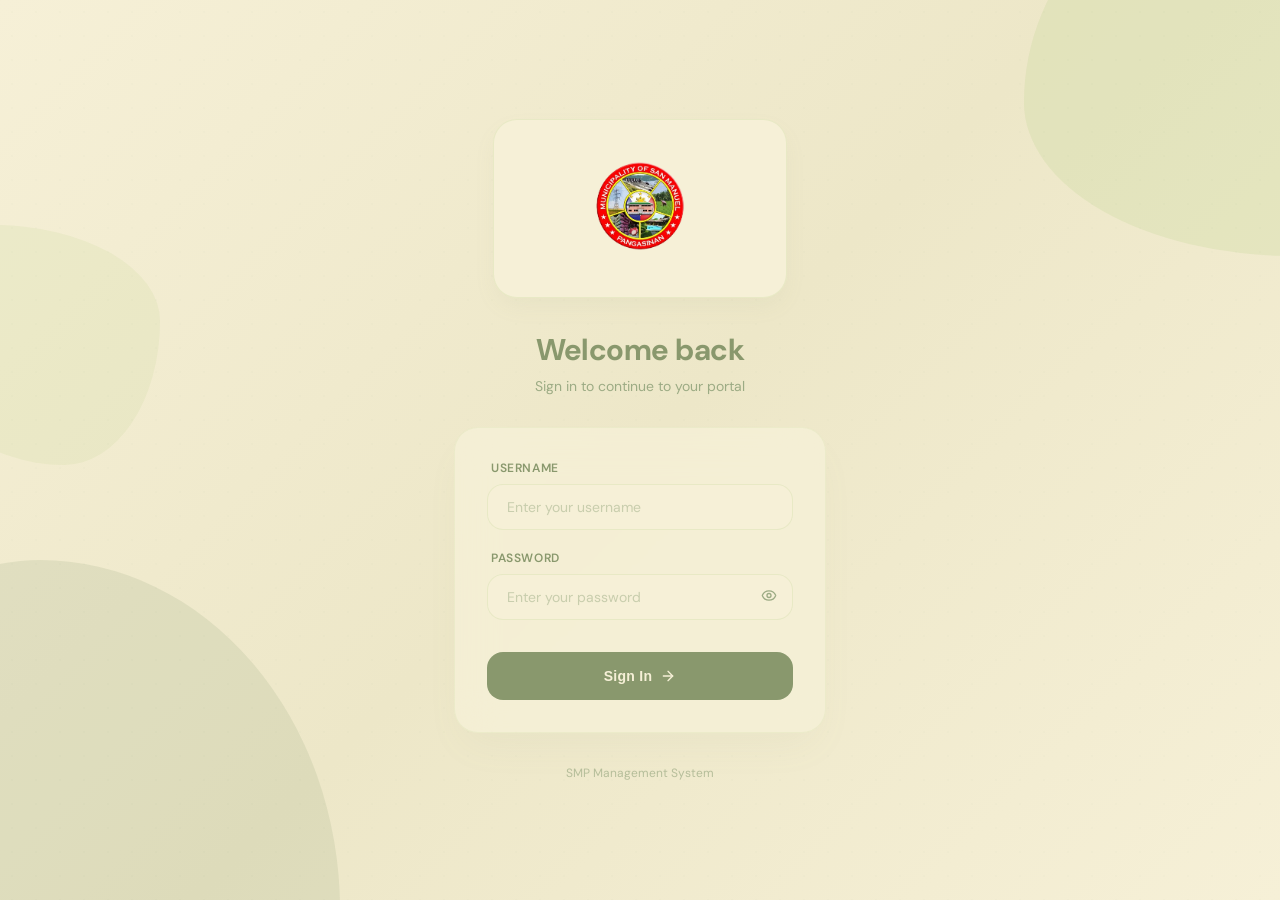
<file: index.html>
<!DOCTYPE html>
<html lang="en">
<head>
  <meta charset="UTF-8" />
  <meta name="viewport" content="width=device-width, initial-scale=1.0" />
  <title>SMP Portal - Login</title>
  <link href="https://fonts.googleapis.com/css2?family=DM+Sans:wght@400;500;600;700;800&family=Space+Grotesk:wght@400;500;600;700&display=swap" rel="stylesheet" />
  <style>
    *, *::before, *::after { box-sizing: border-box; margin: 0; padding: 0; }

    :root {
      --cream: #F6F0D7;
      --cream-dark: #ede7c8;
      --sage-light: #C5D89D;
      --sage: #9CAB84;
      --olive: #89986D;
    }

    body {
      font-family: 'DM Sans', sans-serif;
      background: var(--cream);
      color: var(--olive);
      min-height: 100vh;
      overflow-x: hidden;
      -webkit-font-smoothing: antialiased;
    }

    /* ===== ANIMATIONS ===== */
    @keyframes float {
      0%, 100% { transform: translateY(0px); }
      50% { transform: translateY(-8px); }
    }
    @keyframes softPulse {
      0%, 100% { opacity: 0.3; }
      50% { opacity: 0.6; }
    }
    @keyframes fadeInUp {
      from { opacity: 0; transform: translateY(30px); }
      to { opacity: 1; transform: translateY(0); }
    }
    @keyframes fadeOut {
      from { opacity: 1; transform: scale(1); }
      to { opacity: 0; transform: scale(1.05); filter: blur(12px); }
    }
    @keyframes spin {
      to { transform: rotate(360deg); }
    }

    .animate-float { animation: float 6s ease-in-out infinite; }

    /* ===== BLOB SHAPES ===== */
    .blob-1 { border-radius: 60% 40% 30% 70% / 60% 30% 70% 40%; animation: softPulse 6s ease-in-out infinite; }
    .blob-2 { border-radius: 40% 60% 70% 30% / 40% 70% 30% 60%; animation: softPulse 8s ease-in-out infinite; }
    .blob-3 { border-radius: 30% 70% 40% 60% / 50% 40% 60% 50%; animation: softPulse 7s ease-in-out infinite; }

    /* ===== DOT PATTERN ===== */
    .dot-pattern {
      position: fixed; inset: 0;
      opacity: 0.025; pointer-events: none;
      background-image: radial-gradient(circle, #89986D 1px, transparent 1px);
      background-size: 24px 24px;
    }

    /* ===== BUTTONS ===== */
    .genz-btn {
      transition: all 0.3s cubic-bezier(0.34, 1.56, 0.64, 1);
      cursor: pointer;
      border: none;
    }
    .genz-btn:hover {
      transform: translateY(-2px);
      box-shadow: 0 8px 24px -8px rgba(137, 152, 109, 0.3);
    }
    .genz-btn:active {
      transform: translateY(0px) scale(0.98);
    }

    /* ===== INPUTS ===== */
    .input-field {
      width: 100%;
      border-radius: 16px;
      background: var(--cream);
      padding: 14px 20px;
      font-size: 14px;
      font-family: 'DM Sans', sans-serif;
      color: var(--olive);
      border: none;
      outline: none;
      box-shadow: inset 0 0 0 1px rgba(197, 216, 157, 0.3);
      transition: all 0.3s ease;
    }
    .input-field::placeholder { color: rgba(156, 171, 132, 0.5); }
    .input-field:focus { box-shadow: inset 0 0 0 2px var(--sage); }

    .hidden { display: none !important; }

    .login-spinner {
      display: inline-block; height: 16px; width: 16px;
      border: 2px solid rgba(246, 240, 215, 0.3);
      border-top-color: var(--cream);
      border-radius: 999px;
      animation: spin 0.8s linear infinite;
    }

    .page-exit { animation: fadeOut 0.7s cubic-bezier(0.4, 0, 0.2, 1) forwards; }
  </style>
</head>
<body>
  <div id="login-page">
    <div style="position:relative; min-height:100vh; display:flex; align-items:center; justify-content:center; overflow:hidden; background:linear-gradient(135deg, #F6F0D7 0%, #ede7c8 50%, #F6F0D7 100%);">

      <!-- Blobs -->
      <div style="position:absolute; inset:0; overflow:hidden; pointer-events:none;">
        <div class="blob-1" style="position:absolute; top:-128px; right:-128px; width:384px; height:384px; background:#C5D89D; opacity:0.3;"></div>
        <div class="blob-2" style="position:absolute; bottom:-160px; left:-160px; width:500px; height:500px; background:#9CAB84; opacity:0.2;"></div>
        <div class="blob-3" style="position:absolute; top:25%; left:-80px; width:240px; height:240px; background:#C5D89D; opacity:0.2;"></div>
      </div>

      <!-- Dots -->
      <div class="dot-pattern"></div>

      <div style="position:relative; width:100%; max-width:420px; padding:0 24px; animation: fadeInUp 0.8s cubic-bezier(0.22, 1, 0.36, 1);">
        <div style="display:flex; flex-direction:column; align-items:center; gap:32px;">

          <!-- Logo -->
          <div class="animate-float">
            <div style="border-radius:24px; background:#F6F0D7; padding:16px; box-shadow: 0 10px 25px -5px rgba(156, 171, 132, 0.1); border:1px solid rgba(197, 216, 157, 0.3);">
              <img src="smplogo.png" alt="SMP Logo" style="height:140px; width:auto; object-fit:contain;" onerror="this.style.display='none'; this.parentElement.innerHTML='<div style=&quot;height:80px;width:80px;display:flex;align-items:center;justify-content:center;font-size:28px;font-weight:800;color:#89986D;&quot;>SMP</div>';" />
            </div>
          </div>

          <!-- Welcome -->
          <div style="text-align:center; animation: fadeInUp 0.8s 0.2s cubic-bezier(0.22, 1, 0.36, 1) both;">
            <h1 style="font-size:30px; font-weight:700; letter-spacing:-0.5px; color:#89986D;">Welcome back</h1>
            <p style="margin-top:8px; font-size:14px; color:#9CAB84;">Sign in to continue to your portal</p>
          </div>

          <!-- Form Card -->
          <div style="width:100%; border-radius:24px; background:rgba(246, 240, 215, 0.8); backdrop-filter:blur(20px); -webkit-backdrop-filter:blur(20px); padding:32px; box-shadow: 0 20px 40px -12px rgba(156, 171, 132, 0.08); border:1px solid rgba(197, 216, 157, 0.2); animation: fadeInUp 0.8s 0.3s cubic-bezier(0.22, 1, 0.36, 1) both;">
            <form id="login-form" style="display:flex; flex-direction:column; gap:20px;" onsubmit="handleLogin(event)">

              <!-- Username -->
              <div style="display:flex; flex-direction:column; gap:8px;">
                <label for="username" style="font-size:12px; font-weight:600; letter-spacing:0.05em; color:#89986D; padding-left:4px;">USERNAME</label>
                <input id="username" type="text" placeholder="Enter your username" class="input-field" />
              </div>

              <!-- Password -->
              <div style="display:flex; flex-direction:column; gap:8px;">
                <label for="password" style="font-size:12px; font-weight:600; letter-spacing:0.05em; color:#89986D; padding-left:4px;">PASSWORD</label>
                <div style="position:relative;">
                  <input id="password" type="password" placeholder="Enter your password" class="input-field" style="padding-right:48px;" />
                  <button type="button" onclick="togglePassword()" style="position:absolute; right:16px; top:50%; transform:translateY(-50%); background:none; border:none; cursor:pointer; color:#9CAB84; transition:color 0.2s;" aria-label="Toggle password visibility">
                    <svg id="eye-icon" width="16" height="16" viewBox="0 0 24 24" fill="none" stroke="currentColor" stroke-width="2" stroke-linecap="round" stroke-linejoin="round"><path d="M2.062 12.348a1 1 0 0 1 0-.696 10.75 10.75 0 0 1 19.876 0 1 1 0 0 1 0 .696 10.75 10.75 0 0 1-19.876 0"/><circle cx="12" cy="12" r="3"/></svg>
                    <svg id="eye-off-icon" class="hidden" width="16" height="16" viewBox="0 0 24 24" fill="none" stroke="currentColor" stroke-width="2" stroke-linecap="round" stroke-linejoin="round"><path d="M10.733 5.076a10.744 10.744 0 0 1 11.205 6.575 1 1 0 0 1 0 .696 10.747 10.747 0 0 1-1.444 2.49"/><path d="M14.084 14.158a3 3 0 0 1-4.242-4.242"/><path d="M17.479 17.499a10.75 10.75 0 0 1-15.417-5.151 1 1 0 0 1 0-.696 10.75 10.75 0 0 1 4.446-5.143"/><path d="m2 2 20 20"/></svg>
                  </button>
                </div>
              </div>

              <!-- Submit -->
              <button id="login-btn" type="submit" class="genz-btn" style="margin-top:12px; display:flex; align-items:center; justify-content:center; gap:8px; width:100%; border-radius:16px; background:#89986D; padding:16px 24px; font-size:14px; font-weight:600; color:#F6F0D7; letter-spacing:0.02em;">
                <span id="login-btn-text">Sign In</span>
                <svg id="login-arrow" width="16" height="16" viewBox="0 0 24 24" fill="none" stroke="currentColor" stroke-width="2" stroke-linecap="round" stroke-linejoin="round"><path d="M5 12h14"/><path d="m12 5 7 7-7 7"/></svg>
                <span id="login-spinner" class="hidden" style="display:none;"><span class="login-spinner"></span></span>
                <span id="login-loading-text" class="hidden">Signing in...</span>
              </button>
            </form>
          </div>

          <!-- Footer -->
          <p style="font-size:12px; color:rgba(156, 171, 132, 0.7); animation: fadeInUp 0.8s 0.6s cubic-bezier(0.22, 1, 0.36, 1) both;">SMP Management System</p>
        </div>
      </div>
    </div>
  </div>

  <script>
    function togglePassword() {
      const pw = document.getElementById("password");
      const eyeOn = document.getElementById("eye-icon");
      const eyeOff = document.getElementById("eye-off-icon");
      if (pw.type === "password") {
        pw.type = "text";
        eyeOn.classList.add("hidden");
        eyeOff.classList.remove("hidden");
        eyeOff.style.display = "";
      } else {
        pw.type = "password";
        eyeOff.classList.add("hidden");
        eyeOn.classList.remove("hidden");
      }
    }

    function handleLogin(e) {
      e.preventDefault();
      const btn = document.getElementById("login-btn");
      const txt = document.getElementById("login-btn-text");
      const arrow = document.getElementById("login-arrow");
      const spinner = document.getElementById("login-spinner");
      const loadTxt = document.getElementById("login-loading-text");

      btn.disabled = true;
      btn.style.opacity = "0.7";
      txt.classList.add("hidden");
      arrow.classList.add("hidden");
      spinner.classList.remove("hidden");
      spinner.style.display = "";
      loadTxt.classList.remove("hidden");
      loadTxt.style.display = "";

      setTimeout(() => {
        document.getElementById("login-page").classList.add("page-exit");
        setTimeout(() => {
          window.location.href = "dashboard.html";
        }, 600);
      }, 900);
    }
  </script>
</body>
</html>
</file>
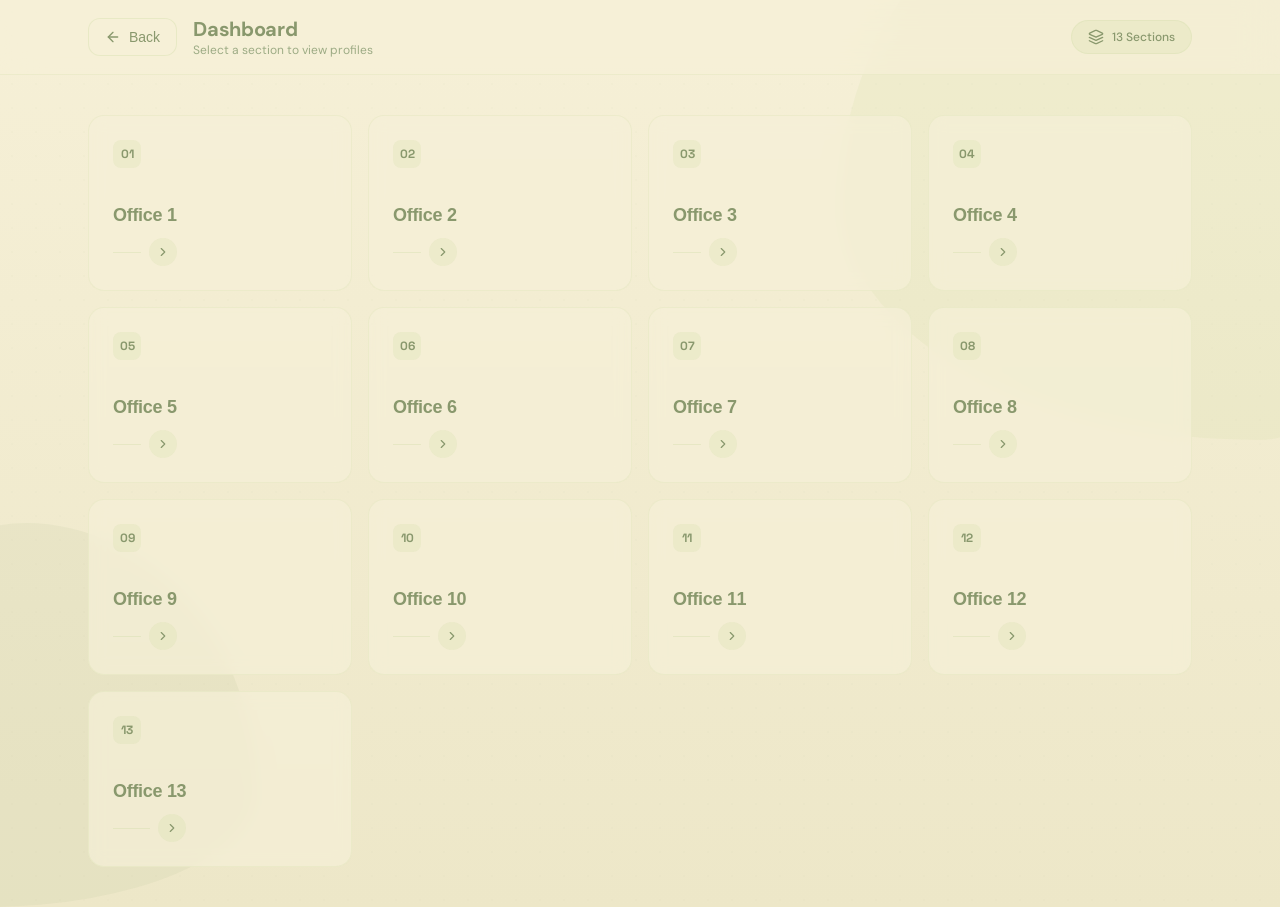
<file: dashboard.html>
<!DOCTYPE html>
<html lang="en">
<head>
  <meta charset="UTF-8" />
  <meta name="viewport" content="width=device-width, initial-scale=1.0" />
  <title>SMP Portal - Dashboard</title>
  <link href="https://fonts.googleapis.com/css2?family=DM+Sans:wght@400;500;600;700;800&family=Space+Grotesk:wght@400;500;600;700&display=swap" rel="stylesheet" />
  <style>
    *, *::before, *::after { box-sizing: border-box; margin: 0; padding: 0; }

    :root {
      --cream: #F6F0D7;
      --cream-dark: #ede7c8;
      --sage-light: #C5D89D;
      --sage: #9CAB84;
      --olive: #89986D;
    }

    body {
      font-family: 'DM Sans', sans-serif;
      background: var(--cream);
      color: var(--olive);
      min-height: 100vh;
      overflow-x: hidden;
      -webkit-font-smoothing: antialiased;
    }

    /* ===== ANIMATIONS ===== */
    @keyframes softPulse {
      0%, 100% { opacity: 0.3; }
      50% { opacity: 0.6; }
    }
    @keyframes shimmer {
      0% { background-position: -200% 0; }
      100% { background-position: 200% 0; }
    }
    @keyframes staggerIn {
      from { opacity: 0; transform: translateY(30px) scale(0.95); }
      to { opacity: 1; transform: translateY(0) scale(1); }
    }
    @keyframes slideInRight {
      from { opacity: 0; transform: translateX(60px); }
      to { opacity: 1; transform: translateX(0); }
    }
    @keyframes slideOutLeft {
      from { opacity: 1; transform: translateX(0); }
      to { opacity: 0; transform: translateX(-60px); }
    }
    @keyframes slideOutRight {
      from { opacity: 1; transform: translateX(0); }
      to { opacity: 0; transform: translateX(60px); }
    }
    @keyframes slideInLeft {
      from { opacity: 0; transform: translateX(-60px); }
      to { opacity: 1; transform: translateX(0); }
    }
    @keyframes pageEnter {
      from { opacity: 0; transform: translateX(60px); }
      to { opacity: 1; transform: translateX(0); }
    }

    .blob-1 { border-radius: 60% 40% 30% 70% / 60% 30% 70% 40%; animation: softPulse 6s ease-in-out infinite; }
    .blob-2 { border-radius: 40% 60% 70% 30% / 40% 70% 30% 60%; animation: softPulse 8s ease-in-out infinite; }

    .dot-pattern {
      position: fixed; inset: 0;
      opacity: 0.025; pointer-events: none;
      background-image: radial-gradient(circle, #89986D 1px, transparent 1px);
      background-size: 24px 24px;
    }

    /* ===== GLASS ===== */
    .glass {
      background: rgba(246, 240, 215, 0.65);
      backdrop-filter: blur(20px);
      -webkit-backdrop-filter: blur(20px);
    }

    /* ===== BUTTONS ===== */
    .genz-btn {
      transition: all 0.3s cubic-bezier(0.34, 1.56, 0.64, 1);
      cursor: pointer;
      border: none;
    }
    .genz-btn:hover {
      transform: translateY(-2px);
      box-shadow: 0 8px 24px -8px rgba(137, 152, 109, 0.3);
    }
    .genz-btn:active {
      transform: translateY(0px) scale(0.98);
    }

    /* ===== CARDS ===== */
    .genz-card {
      transition: all 0.4s cubic-bezier(0.34, 1.56, 0.64, 1);
      cursor: pointer;
      border: none;
      text-align: left;
    }
    .genz-card:hover {
      transform: translateY(-6px) scale(1.02);
      box-shadow: 0 20px 40px -12px rgba(137, 152, 109, 0.15), 0 8px 16px -8px rgba(137, 152, 109, 0.1);
    }

    /* ===== HEADER ===== */
    .app-header {
      position: sticky; top: 0; z-index: 10;
      border-bottom: 1px solid rgba(197, 216, 157, 0.2);
    }
    .header-inner {
      max-width: 1152px; margin: 0 auto;
      display: flex; align-items: center; justify-content: space-between;
      padding: 16px 24px;
    }

    /* ===== GRID ===== */
    .dashboard-grid {
      display: grid; gap: 16px;
      grid-template-columns: repeat(1, 1fr);
    }
    @media (min-width: 640px) { .dashboard-grid { grid-template-columns: repeat(2, 1fr); } }
    @media (min-width: 768px) { .dashboard-grid { grid-template-columns: repeat(3, 1fr); } }
    @media (min-width: 1024px) { .dashboard-grid { grid-template-columns: repeat(4, 1fr); } }

    /* ===== MISC ===== */
    .pill-badge {
      display: inline-flex; align-items: center; gap: 8px;
      border-radius: 999px; padding: 8px 16px;
      background: rgba(197, 216, 157, 0.2);
      border: 1px solid rgba(197, 216, 157, 0.2);
      font-size: 12px; font-weight: 500; color: var(--olive);
    }
    .back-btn {
      display: inline-flex; align-items: center; gap: 8px;
      border-radius: 12px; background: var(--cream);
      padding: 10px 16px; font-size: 14px; font-weight: 500;
      color: var(--olive);
      border: 1px solid rgba(197, 216, 157, 0.3);
    }

    .shimmer-overlay {
      position: absolute; inset: 0; border-radius: 16px;
      background: linear-gradient(90deg, transparent 0%, rgba(197, 216, 157, 0.15) 50%, transparent 100%);
      background-size: 200% 100%;
      opacity: 0; transition: opacity 0.5s;
    }
    .genz-card:hover .shimmer-overlay {
      opacity: 1;
      animation: shimmer 3s ease-in-out infinite;
    }

    .card-gradient {
      position: absolute; inset: 0; border-radius: 16px;
      opacity: 0; transition: opacity 0.5s;
    }
    .genz-card:hover .card-gradient { opacity: 1; }

    .index-badge {
      display: flex; align-items: center; justify-content: center;
      height: 28px; width: 28px; border-radius: 8px;
      background: rgba(197, 216, 157, 0.2);
      font-size: 12px; font-family: 'Space Grotesk', monospace; font-weight: 700;
      color: var(--olive);
      transition: all 0.4s;
    }
    .genz-card:hover .index-badge {
      background: var(--olive); color: var(--cream);
    }

    .arrow-circle {
      display: flex; align-items: center; justify-content: center;
      height: 28px; width: 28px; border-radius: 999px;
      background: rgba(197, 216, 157, 0.2);
      transition: all 0.4s;
    }
    .genz-card:hover .arrow-circle { background: var(--olive); }
    .arrow-circle svg { transition: color 0.4s; }
    .genz-card:hover .arrow-circle svg { color: var(--cream); }

    .hidden { display: none !important; }

    .page-exit-forward { animation: slideOutLeft 0.4s cubic-bezier(0.4, 0, 0.2, 1) forwards; }
    .page-exit-backward { animation: slideOutRight 0.4s cubic-bezier(0.4, 0, 0.2, 1) forwards; }
    .page-enter { animation: pageEnter 0.5s cubic-bezier(0.22, 1, 0.36, 1) both; }

    @media (max-width: 639px) { .hide-mobile { display: none; } }
  </style>
</head>
<body>
  <div id="dashboard-page" class="page-enter">
    <div style="min-height:100vh; position:relative; background:linear-gradient(180deg, #F6F0D7 0%, #ede7c8 100%);">

      <!-- Background -->
      <div style="position:fixed; inset:0; overflow:hidden; pointer-events:none;">
        <div class="blob-1" style="position:absolute; top:-160px; right:-160px; width:600px; height:600px; background:#C5D89D; opacity:0.15;"></div>
        <div class="blob-2" style="position:absolute; bottom:0; left:-128px; width:384px; height:384px; background:#9CAB84; opacity:0.1;"></div>
      </div>
      <div class="dot-pattern"></div>

      <!-- Header -->
      <header class="app-header glass">
        <div class="header-inner">
          <div style="display:flex; align-items:center; gap:16px;">
            <button onclick="goBack()" class="back-btn genz-btn">
              <svg width="16" height="16" viewBox="0 0 24 24" fill="none" stroke="currentColor" stroke-width="2" stroke-linecap="round" stroke-linejoin="round"><path d="m12 19-7-7 7-7"/><path d="M19 12H5"/></svg>
              Back
            </button>
            <div class="hide-mobile">
              <h1 style="font-size:20px; font-weight:700; letter-spacing:-0.3px; color:#89986D;">Dashboard</h1>
              <p style="font-size:12px; color:#9CAB84;">Select a section to view profiles</p>
            </div>
          </div>
          <div class="pill-badge">
            <svg width="16" height="16" viewBox="0 0 24 24" fill="none" stroke="currentColor" stroke-width="2" stroke-linecap="round" stroke-linejoin="round"><path d="m12.83 2.18a2 2 0 0 0-1.66 0L2.6 6.08a1 1 0 0 0 0 1.83l8.58 3.91a2 2 0 0 0 1.66 0l8.58-3.9a1 1 0 0 0 0-1.83Z"/><path d="m22 17.65-9.17 4.16a2 2 0 0 1-1.66 0L2 17.65"/><path d="m22 12.65-9.17 4.16a2 2 0 0 1-1.66 0L2 12.65"/></svg>
            13 Sections
          </div>
        </div>
      </header>

      <!-- Cards -->
      <div style="max-width:1152px; margin:0 auto; padding:40px 24px;">
        <div id="dashboard-grid" class="dashboard-grid"></div>
      </div>
    </div>
  </div>

  <script>
    const cardLabels = [
      "Office 1", "Office 2", "Office 3",
      "Office 4", "Office 5", "Office 6",
      "Office 7", "Office 8", "Office 9",
      "Office 10", "Office 11", "Office 12",
      "Office 13"
    ];

    function buildDashboard() {
      const grid = document.getElementById("dashboard-grid");
      grid.innerHTML = "";
      cardLabels.forEach((label, i) => {
        const card = document.createElement("button");
        card.className = "genz-card";
        card.style.cssText = "position:relative; display:flex; flex-direction:column; height:176px; border-radius:16px; background:rgba(246, 240, 215, 0.7); backdrop-filter:blur(8px); -webkit-backdrop-filter:blur(8px); padding:24px; text-align:left; border:1px solid rgba(197, 216, 157, 0.2); overflow:hidden; opacity:0; animation: staggerIn 0.5s " + (0.06 * i + 0.15) + "s cubic-bezier(0.22, 1, 0.36, 1) forwards;";
        card.onclick = () => openProfiles(i);
        card.innerHTML = `
          <div class="card-gradient" style="background:linear-gradient(135deg, rgba(197, 216, 157, 0.3), rgba(197, 216, 157, 0.05));"></div>
          <div class="shimmer-overlay"></div>
          <div style="position:relative; z-index:1; display:flex; flex-direction:column; height:100%;">
            <div style="display:flex; align-items:center; gap:8px; margin-bottom:auto;">
              <span class="index-badge">${String(i + 1).padStart(2, "0")}</span>
            </div>
            <div style="margin-top:auto;">
              <span style="font-size:18px; font-weight:700; letter-spacing:-0.3px; color:#89986D; text-wrap:balance;">${label}</span>
            </div>
            <div style="margin-top:12px; display:flex; align-items:center; gap:8px;">
              <div style="height:1px; flex:1; background:rgba(197, 216, 157, 0.3); transition:background 0.4s;"></div>
              <div class="arrow-circle">
                <svg width="14" height="14" viewBox="0 0 24 24" fill="none" stroke="#89986D" stroke-width="2" stroke-linecap="round" stroke-linejoin="round"><path d="m9 18 6-6-6-6"/></svg>
              </div>
            </div>
          </div>
        `;
        grid.appendChild(card);
      });
    }

    function openProfiles(cardIndex) {
      sessionStorage.setItem("selectedCard", cardIndex);
      document.getElementById("dashboard-page").classList.add("page-exit-forward");
      setTimeout(() => {
        window.location.href = "profiles.html";
      }, 350);
    }

    function goBack() {
      document.getElementById("dashboard-page").classList.add("page-exit-backward");
      setTimeout(() => {
        window.location.href = "login.html";
      }, 350);
    }

    buildDashboard();
  </script>
</body>
</html>
</file>
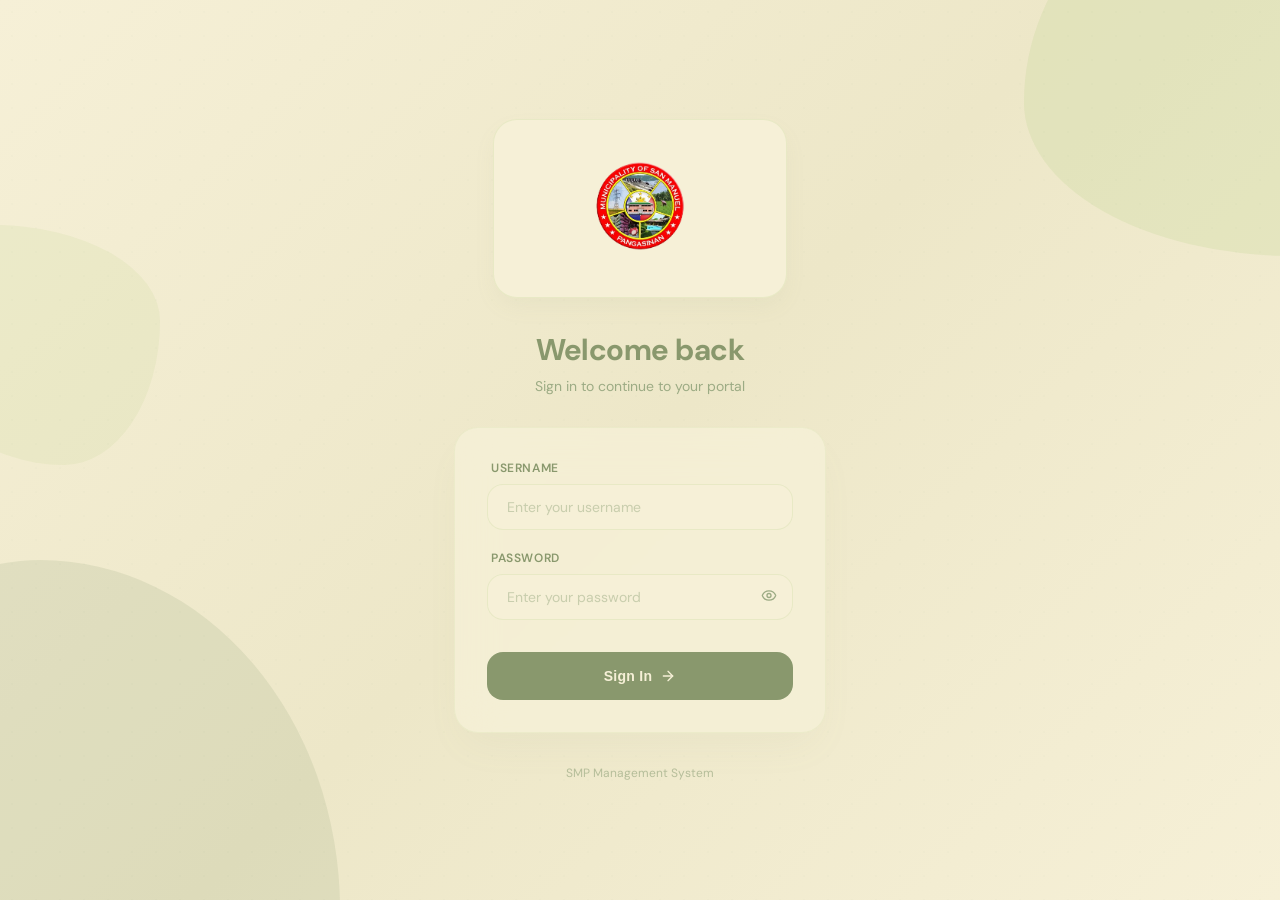
<file: login.html>
<!DOCTYPE html>
<html lang="en">
<head>
  <meta charset="UTF-8" />
  <meta name="viewport" content="width=device-width, initial-scale=1.0" />
  <title>SMP Portal - Login</title>
  <link href="https://fonts.googleapis.com/css2?family=DM+Sans:wght@400;500;600;700;800&family=Space+Grotesk:wght@400;500;600;700&display=swap" rel="stylesheet" />
  <style>
    *, *::before, *::after { box-sizing: border-box; margin: 0; padding: 0; }

    :root {
      --cream: #F6F0D7;
      --cream-dark: #ede7c8;
      --sage-light: #C5D89D;
      --sage: #9CAB84;
      --olive: #89986D;
    }

    body {
      font-family: 'DM Sans', sans-serif;
      background: var(--cream);
      color: var(--olive);
      min-height: 100vh;
      overflow-x: hidden;
      -webkit-font-smoothing: antialiased;
    }

    /* ===== ANIMATIONS ===== */
    @keyframes float {
      0%, 100% { transform: translateY(0px); }
      50% { transform: translateY(-8px); }
    }
    @keyframes softPulse {
      0%, 100% { opacity: 0.3; }
      50% { opacity: 0.6; }
    }
    @keyframes fadeInUp {
      from { opacity: 0; transform: translateY(30px); }
      to { opacity: 1; transform: translateY(0); }
    }
    @keyframes fadeOut {
      from { opacity: 1; transform: scale(1); }
      to { opacity: 0; transform: scale(1.05); filter: blur(12px); }
    }
    @keyframes spin {
      to { transform: rotate(360deg); }
    }

    .animate-float { animation: float 6s ease-in-out infinite; }

    /* ===== BLOB SHAPES ===== */
    .blob-1 { border-radius: 60% 40% 30% 70% / 60% 30% 70% 40%; animation: softPulse 6s ease-in-out infinite; }
    .blob-2 { border-radius: 40% 60% 70% 30% / 40% 70% 30% 60%; animation: softPulse 8s ease-in-out infinite; }
    .blob-3 { border-radius: 30% 70% 40% 60% / 50% 40% 60% 50%; animation: softPulse 7s ease-in-out infinite; }

    /* ===== DOT PATTERN ===== */
    .dot-pattern {
      position: fixed; inset: 0;
      opacity: 0.025; pointer-events: none;
      background-image: radial-gradient(circle, #89986D 1px, transparent 1px);
      background-size: 24px 24px;
    }

    /* ===== BUTTONS ===== */
    .genz-btn {
      transition: all 0.3s cubic-bezier(0.34, 1.56, 0.64, 1);
      cursor: pointer;
      border: none;
    }
    .genz-btn:hover {
      transform: translateY(-2px);
      box-shadow: 0 8px 24px -8px rgba(137, 152, 109, 0.3);
    }
    .genz-btn:active {
      transform: translateY(0px) scale(0.98);
    }

    /* ===== INPUTS ===== */
    .input-field {
      width: 100%;
      border-radius: 16px;
      background: var(--cream);
      padding: 14px 20px;
      font-size: 14px;
      font-family: 'DM Sans', sans-serif;
      color: var(--olive);
      border: none;
      outline: none;
      box-shadow: inset 0 0 0 1px rgba(197, 216, 157, 0.3);
      transition: all 0.3s ease;
    }
    .input-field::placeholder { color: rgba(156, 171, 132, 0.5); }
    .input-field:focus { box-shadow: inset 0 0 0 2px var(--sage); }

    .hidden { display: none !important; }

    .login-spinner {
      display: inline-block; height: 16px; width: 16px;
      border: 2px solid rgba(246, 240, 215, 0.3);
      border-top-color: var(--cream);
      border-radius: 999px;
      animation: spin 0.8s linear infinite;
    }

    .page-exit { animation: fadeOut 0.7s cubic-bezier(0.4, 0, 0.2, 1) forwards; }
  </style>
</head>
<body>
  <div id="login-page">
    <div style="position:relative; min-height:100vh; display:flex; align-items:center; justify-content:center; overflow:hidden; background:linear-gradient(135deg, #F6F0D7 0%, #ede7c8 50%, #F6F0D7 100%);">

      <!-- Blobs -->
      <div style="position:absolute; inset:0; overflow:hidden; pointer-events:none;">
        <div class="blob-1" style="position:absolute; top:-128px; right:-128px; width:384px; height:384px; background:#C5D89D; opacity:0.3;"></div>
        <div class="blob-2" style="position:absolute; bottom:-160px; left:-160px; width:500px; height:500px; background:#9CAB84; opacity:0.2;"></div>
        <div class="blob-3" style="position:absolute; top:25%; left:-80px; width:240px; height:240px; background:#C5D89D; opacity:0.2;"></div>
      </div>

      <!-- Dots -->
      <div class="dot-pattern"></div>

      <div style="position:relative; width:100%; max-width:420px; padding:0 24px; animation: fadeInUp 0.8s cubic-bezier(0.22, 1, 0.36, 1);">
        <div style="display:flex; flex-direction:column; align-items:center; gap:32px;">

          <!-- Logo -->
          <div class="animate-float">
            <div style="border-radius:24px; background:#F6F0D7; padding:16px; box-shadow: 0 10px 25px -5px rgba(156, 171, 132, 0.1); border:1px solid rgba(197, 216, 157, 0.3);">
              <img src="smplogo.png" alt="SMP Logo" style="height:140px; width:auto; object-fit:contain;" onerror="this.style.display='none'; this.parentElement.innerHTML='<div style=&quot;height:80px;width:80px;display:flex;align-items:center;justify-content:center;font-size:28px;font-weight:800;color:#89986D;&quot;>SMP</div>';" />
            </div>
          </div>

          <!-- Welcome -->
          <div style="text-align:center; animation: fadeInUp 0.8s 0.2s cubic-bezier(0.22, 1, 0.36, 1) both;">
            <h1 style="font-size:30px; font-weight:700; letter-spacing:-0.5px; color:#89986D;">Welcome back</h1>
            <p style="margin-top:8px; font-size:14px; color:#9CAB84;">Sign in to continue to your portal</p>
          </div>

          <!-- Form Card -->
          <div style="width:100%; border-radius:24px; background:rgba(246, 240, 215, 0.8); backdrop-filter:blur(20px); -webkit-backdrop-filter:blur(20px); padding:32px; box-shadow: 0 20px 40px -12px rgba(156, 171, 132, 0.08); border:1px solid rgba(197, 216, 157, 0.2); animation: fadeInUp 0.8s 0.3s cubic-bezier(0.22, 1, 0.36, 1) both;">
            <form id="login-form" style="display:flex; flex-direction:column; gap:20px;" onsubmit="handleLogin(event)">

              <!-- Username -->
              <div style="display:flex; flex-direction:column; gap:8px;">
                <label for="username" style="font-size:12px; font-weight:600; letter-spacing:0.05em; color:#89986D; padding-left:4px;">USERNAME</label>
                <input id="username" type="text" placeholder="Enter your username" class="input-field" />
              </div>

              <!-- Password -->
              <div style="display:flex; flex-direction:column; gap:8px;">
                <label for="password" style="font-size:12px; font-weight:600; letter-spacing:0.05em; color:#89986D; padding-left:4px;">PASSWORD</label>
                <div style="position:relative;">
                  <input id="password" type="password" placeholder="Enter your password" class="input-field" style="padding-right:48px;" />
                  <button type="button" onclick="togglePassword()" style="position:absolute; right:16px; top:50%; transform:translateY(-50%); background:none; border:none; cursor:pointer; color:#9CAB84; transition:color 0.2s;" aria-label="Toggle password visibility">
                    <svg id="eye-icon" width="16" height="16" viewBox="0 0 24 24" fill="none" stroke="currentColor" stroke-width="2" stroke-linecap="round" stroke-linejoin="round"><path d="M2.062 12.348a1 1 0 0 1 0-.696 10.75 10.75 0 0 1 19.876 0 1 1 0 0 1 0 .696 10.75 10.75 0 0 1-19.876 0"/><circle cx="12" cy="12" r="3"/></svg>
                    <svg id="eye-off-icon" class="hidden" width="16" height="16" viewBox="0 0 24 24" fill="none" stroke="currentColor" stroke-width="2" stroke-linecap="round" stroke-linejoin="round"><path d="M10.733 5.076a10.744 10.744 0 0 1 11.205 6.575 1 1 0 0 1 0 .696 10.747 10.747 0 0 1-1.444 2.49"/><path d="M14.084 14.158a3 3 0 0 1-4.242-4.242"/><path d="M17.479 17.499a10.75 10.75 0 0 1-15.417-5.151 1 1 0 0 1 0-.696 10.75 10.75 0 0 1 4.446-5.143"/><path d="m2 2 20 20"/></svg>
                  </button>
                </div>
              </div>

              <!-- Submit -->
              <button id="login-btn" type="submit" class="genz-btn" style="margin-top:12px; display:flex; align-items:center; justify-content:center; gap:8px; width:100%; border-radius:16px; background:#89986D; padding:16px 24px; font-size:14px; font-weight:600; color:#F6F0D7; letter-spacing:0.02em;">
                <span id="login-btn-text">Sign In</span>
                <svg id="login-arrow" width="16" height="16" viewBox="0 0 24 24" fill="none" stroke="currentColor" stroke-width="2" stroke-linecap="round" stroke-linejoin="round"><path d="M5 12h14"/><path d="m12 5 7 7-7 7"/></svg>
                <span id="login-spinner" class="hidden" style="display:none;"><span class="login-spinner"></span></span>
                <span id="login-loading-text" class="hidden">Signing in...</span>
              </button>
            </form>
          </div>

          <!-- Footer -->
          <p style="font-size:12px; color:rgba(156, 171, 132, 0.7); animation: fadeInUp 0.8s 0.6s cubic-bezier(0.22, 1, 0.36, 1) both;">SMP Management System</p>
        </div>
      </div>
    </div>
  </div>

  <script>
    function togglePassword() {
      const pw = document.getElementById("password");
      const eyeOn = document.getElementById("eye-icon");
      const eyeOff = document.getElementById("eye-off-icon");
      if (pw.type === "password") {
        pw.type = "text";
        eyeOn.classList.add("hidden");
        eyeOff.classList.remove("hidden");
        eyeOff.style.display = "";
      } else {
        pw.type = "password";
        eyeOff.classList.add("hidden");
        eyeOn.classList.remove("hidden");
      }
    }

    function handleLogin(e) {
      e.preventDefault();
      const btn = document.getElementById("login-btn");
      const txt = document.getElementById("login-btn-text");
      const arrow = document.getElementById("login-arrow");
      const spinner = document.getElementById("login-spinner");
      const loadTxt = document.getElementById("login-loading-text");

      btn.disabled = true;
      btn.style.opacity = "0.7";
      txt.classList.add("hidden");
      arrow.classList.add("hidden");
      spinner.classList.remove("hidden");
      spinner.style.display = "";
      loadTxt.classList.remove("hidden");
      loadTxt.style.display = "";

      setTimeout(() => {
        document.getElementById("login-page").classList.add("page-exit");
        setTimeout(() => {
          window.location.href = "dashboard.html";
        }, 600);
      }, 900);
    }
  </script>
</body>
</html>
</file>
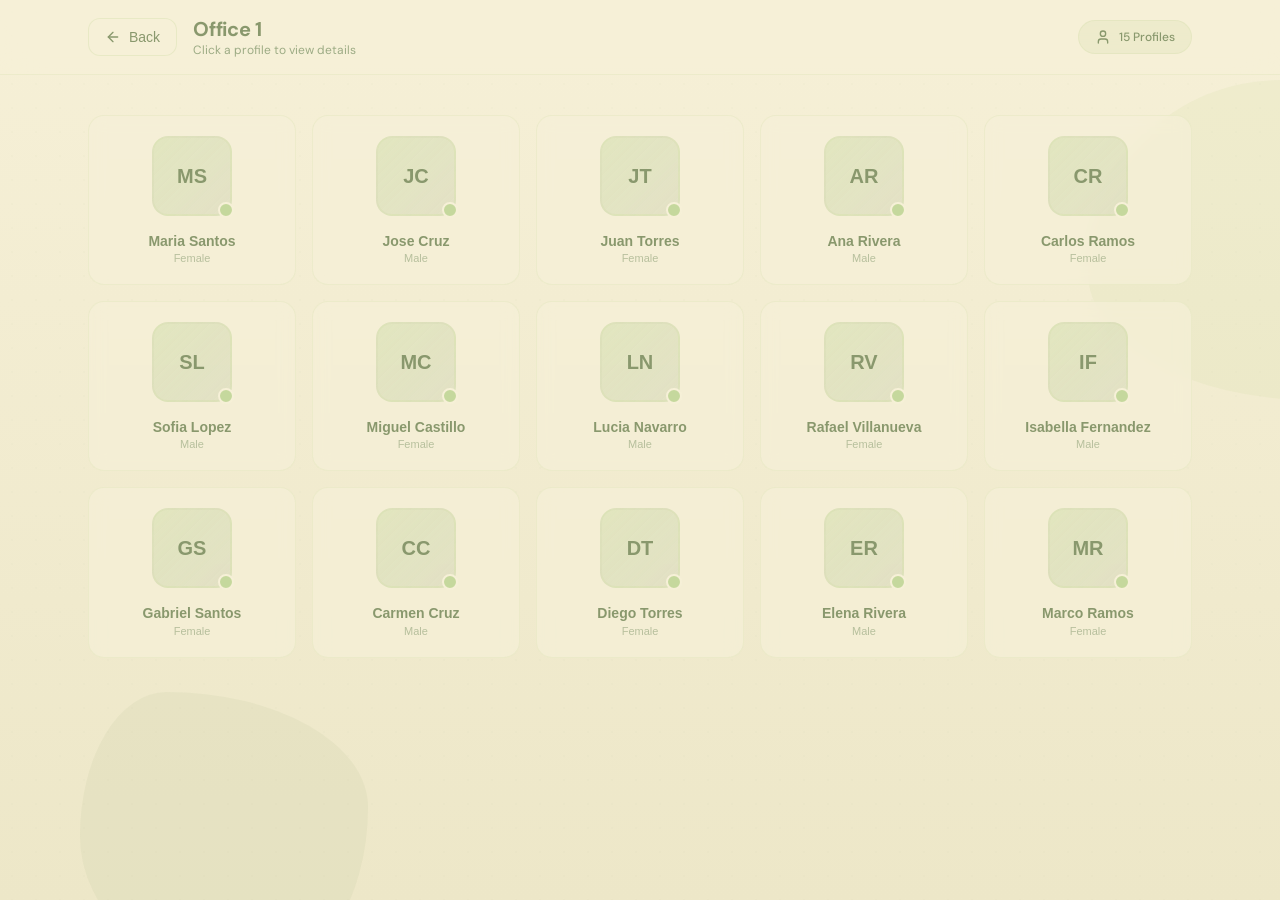
<file: profiles.html>
<!DOCTYPE html>
<html lang="en">
<head>
  <meta charset="UTF-8" />
  <meta name="viewport" content="width=device-width, initial-scale=1.0" />
  <title>SMP Portal - Profiles</title>
  <link href="https://fonts.googleapis.com/css2?family=DM+Sans:wght@400;500;600;700;800&family=Space+Grotesk:wght@400;500;600;700&display=swap" rel="stylesheet" />
  <style>
    *, *::before, *::after { box-sizing: border-box; margin: 0; padding: 0; }

    :root {
      --cream: #F6F0D7;
      --cream-dark: #ede7c8;
      --sage-light: #C5D89D;
      --sage: #9CAB84;
      --olive: #89986D;
    }

    body {
      font-family: 'DM Sans', sans-serif;
      background: var(--cream);
      color: var(--olive);
      min-height: 100vh;
      overflow-x: hidden;
      -webkit-font-smoothing: antialiased;
    }

    /* ===== ANIMATIONS ===== */
    @keyframes softPulse {
      0%, 100% { opacity: 0.3; }
      50% { opacity: 0.6; }
    }
    @keyframes staggerIn {
      from { opacity: 0; transform: translateY(30px) scale(0.95); }
      to { opacity: 1; transform: translateY(0) scale(1); }
    }
    @keyframes slideOutRight {
      from { opacity: 1; transform: translateX(0); }
      to { opacity: 0; transform: translateX(60px); }
    }
    @keyframes pageEnter {
      from { opacity: 0; transform: translateX(60px); }
      to { opacity: 1; transform: translateX(0); }
    }
    @keyframes modalIn {
      from { opacity: 0; transform: scale(0.88) translateY(30px); }
      to { opacity: 1; transform: scale(1) translateY(0); }
    }
    @keyframes modalOut {
      from { opacity: 1; transform: scale(1) translateY(0); }
      to { opacity: 0; transform: scale(0.88) translateY(30px); }
    }
    @keyframes backdropIn {
      from { opacity: 0; }
      to { opacity: 1; }
    }
    @keyframes backdropOut {
      from { opacity: 1; }
      to { opacity: 0; }
    }

    .blob-1 { border-radius: 60% 40% 30% 70% / 60% 30% 70% 40%; animation: softPulse 6s ease-in-out infinite; }
    .blob-3 { border-radius: 30% 70% 40% 60% / 50% 40% 60% 50%; animation: softPulse 7s ease-in-out infinite; }

    .dot-pattern {
      position: fixed; inset: 0;
      opacity: 0.025; pointer-events: none;
      background-image: radial-gradient(circle, #89986D 1px, transparent 1px);
      background-size: 24px 24px;
    }

    .glass {
      background: rgba(246, 240, 215, 0.65);
      backdrop-filter: blur(20px);
      -webkit-backdrop-filter: blur(20px);
    }

    /* ===== BUTTONS ===== */
    .genz-btn {
      transition: all 0.3s cubic-bezier(0.34, 1.56, 0.64, 1);
      cursor: pointer;
      border: none;
    }
    .genz-btn:hover {
      transform: translateY(-2px);
      box-shadow: 0 8px 24px -8px rgba(137, 152, 109, 0.3);
    }
    .genz-btn:active {
      transform: translateY(0px) scale(0.98);
    }

    /* ===== CARDS ===== */
    .genz-card {
      transition: all 0.4s cubic-bezier(0.34, 1.56, 0.64, 1);
      cursor: pointer;
      border: none;
      text-align: left;
    }
    .genz-card:hover {
      transform: translateY(-6px) scale(1.02);
      box-shadow: 0 20px 40px -12px rgba(137, 152, 109, 0.15), 0 8px 16px -8px rgba(137, 152, 109, 0.1);
    }

    /* ===== HEADER ===== */
    .app-header {
      position: sticky; top: 0; z-index: 10;
      border-bottom: 1px solid rgba(197, 216, 157, 0.2);
    }
    .header-inner {
      max-width: 1152px; margin: 0 auto;
      display: flex; align-items: center; justify-content: space-between;
      padding: 16px 24px;
    }

    /* ===== GRID ===== */
    .profiles-grid {
      display: grid; gap: 16px;
      grid-template-columns: repeat(2, 1fr);
    }
    @media (min-width: 640px) { .profiles-grid { grid-template-columns: repeat(3, 1fr); } }
    @media (min-width: 768px) { .profiles-grid { grid-template-columns: repeat(4, 1fr); } }
    @media (min-width: 1024px) { .profiles-grid { grid-template-columns: repeat(5, 1fr); } }

    /* ===== MISC ===== */
    .pill-badge {
      display: inline-flex; align-items: center; gap: 8px;
      border-radius: 999px; padding: 8px 16px;
      background: rgba(197, 216, 157, 0.2);
      border: 1px solid rgba(197, 216, 157, 0.2);
      font-size: 12px; font-weight: 500; color: var(--olive);
    }
    .back-btn {
      display: inline-flex; align-items: center; gap: 8px;
      border-radius: 12px; background: var(--cream);
      padding: 10px 16px; font-size: 14px; font-weight: 500;
      color: var(--olive);
      border: 1px solid rgba(197, 216, 157, 0.3);
    }

    /* ===== PROFILE CARDS ===== */
    .profile-avatar {
      display: flex; align-items: center; justify-content: center;
      height: 80px; width: 80px; border-radius: 16px;
      background: linear-gradient(135deg, rgba(197, 216, 157, 0.4), rgba(156, 171, 132, 0.2));
      border: 2px solid rgba(197, 216, 157, 0.2);
      transition: all 0.4s;
    }
    .genz-card:hover .profile-avatar {
      border-color: rgba(137, 152, 109, 0.4);
    }
    .profile-avatar span {
      font-size: 20px; font-weight: 700; color: var(--olive);
      transition: transform 0.3s;
    }
    .genz-card:hover .profile-avatar span { transform: scale(1.1); }
    .status-dot {
      position: absolute; bottom: -2px; right: -2px;
      height: 16px; width: 16px; border-radius: 999px;
      background: var(--sage-light);
      border: 2px solid var(--cream);
      transition: background 0.3s;
    }
    .genz-card:hover .status-dot { background: var(--olive); }

    .profile-hover-gradient {
      position: absolute; inset: 0; border-radius: 16px;
      background: linear-gradient(135deg, rgba(197, 216, 157, 0.3), transparent);
      opacity: 0; transition: opacity 0.5s;
    }
    .genz-card:hover .profile-hover-gradient { opacity: 1; }

    /* ===== MODAL ===== */
    .modal-backdrop {
      position: fixed; inset: 0; z-index: 40;
      background: rgba(137, 152, 109, 0.2);
      backdrop-filter: blur(12px);
      -webkit-backdrop-filter: blur(12px);
    }
    .modal-container {
      position: fixed; inset: 0; z-index: 50;
      display: flex; align-items: center; justify-content: center;
      padding: 16px;
    }
    .modal-card {
      width: 100%; max-width: 420px;
      border-radius: 24px;
      background: var(--cream);
      box-shadow: 0 25px 50px -12px rgba(137, 152, 109, 0.15);
      border: 1px solid rgba(197, 216, 157, 0.3);
      overflow: hidden;
    }
    .modal-header {
      background: linear-gradient(135deg, var(--sage), var(--olive));
      padding: 32px 32px 56px 32px;
      position: relative;
    }
    .modal-avatar {
      display: flex; justify-content: center; margin-top: -40px;
    }
    .modal-avatar-inner {
      display: flex; align-items: center; justify-content: center;
      height: 80px; width: 80px; border-radius: 16px;
      background: linear-gradient(135deg, var(--sage-light), var(--sage));
      font-size: 20px; font-weight: 700; color: var(--cream);
      border: 4px solid var(--cream);
      box-shadow: 0 10px 25px -5px rgba(137, 152, 109, 0.3);
    }
    .info-row {
      display: flex; align-items: flex-start; gap: 12px;
      border-radius: 12px; padding: 14px;
      background: rgba(197, 216, 157, 0.1);
      transition: background 0.3s ease;
    }
    .info-row:hover { background: rgba(197, 216, 157, 0.2); }
    .info-icon {
      margin-top: 2px; flex-shrink: 0;
      display: flex; align-items: center; justify-content: center;
      height: 32px; width: 32px; border-radius: 8px;
      background: rgba(197, 216, 157, 0.2);
      color: var(--olive);
      transition: all 0.3s ease;
    }
    .info-row:hover .info-icon {
      background: var(--olive); color: var(--cream);
    }
    .info-label { font-size: 11px; font-weight: 600; color: var(--sage); letter-spacing: 0.05em; }
    .info-value { font-size: 14px; font-weight: 600; color: var(--olive); margin-top: 2px; word-break: break-word; }

    .close-btn {
      position: absolute; top: 16px; right: 16px;
      display: flex; align-items: center; justify-content: center;
      height: 32px; width: 32px; border-radius: 12px;
      background: rgba(246, 240, 215, 0.2);
      color: var(--cream); border: none; cursor: pointer;
      transition: background 0.2s;
    }
    .close-btn:hover { background: rgba(246, 240, 215, 0.3); }

    .tag-pill {
      display: inline-flex; align-items: center;
      border-radius: 999px; padding: 4px 12px;
      font-size: 12px; font-weight: 500; color: var(--olive);
    }

    .hidden { display: none !important; }

    .page-exit-backward { animation: slideOutRight 0.4s cubic-bezier(0.4, 0, 0.2, 1) forwards; }
    .page-enter { animation: pageEnter 0.5s cubic-bezier(0.22, 1, 0.36, 1) both; }

    @media (max-width: 639px) { .hide-mobile { display: none; } }
  </style>
</head>
<body>
  <div id="profiles-page" class="page-enter">
    <div style="min-height:100vh; position:relative; background:linear-gradient(180deg, #F6F0D7 0%, #ede7c8 100%);">

      <!-- Background -->
      <div style="position:fixed; inset:0; overflow:hidden; pointer-events:none;">
        <div class="blob-1" style="position:absolute; top:80px; right:-128px; width:320px; height:320px; background:#C5D89D; opacity:0.15;"></div>
        <div class="blob-3" style="position:absolute; bottom:-80px; left:80px; width:288px; height:288px; background:#9CAB84; opacity:0.1;"></div>
      </div>
      <div class="dot-pattern"></div>

      <!-- Header -->
      <header class="app-header glass">
        <div class="header-inner">
          <div style="display:flex; align-items:center; gap:16px;">
            <button onclick="goBack()" class="back-btn genz-btn">
              <svg width="16" height="16" viewBox="0 0 24 24" fill="none" stroke="currentColor" stroke-width="2" stroke-linecap="round" stroke-linejoin="round"><path d="m12 19-7-7 7-7"/><path d="M19 12H5"/></svg>
              Back
            </button>
            <div class="hide-mobile">
              <h1 id="profiles-title" style="font-size:20px; font-weight:700; letter-spacing:-0.3px; color:#89986D;"></h1>
              <p style="font-size:12px; color:#9CAB84;">Click a profile to view details</p>
            </div>
          </div>
          <div class="pill-badge">
            <svg width="16" height="16" viewBox="0 0 24 24" fill="none" stroke="currentColor" stroke-width="2" stroke-linecap="round" stroke-linejoin="round"><path d="M19 21v-2a4 4 0 0 0-4-4H9a4 4 0 0 0-4 4v2"/><circle cx="12" cy="7" r="4"/></svg>
            <span id="profiles-count"></span>
          </div>
        </div>
      </header>

      <!-- Profiles grid -->
      <div style="max-width:1152px; margin:0 auto; padding:40px 24px;">
        <div id="profiles-grid" class="profiles-grid"></div>
      </div>
    </div>
  </div>

  <!-- ===== MODAL ===== -->
  <div id="modal-backdrop" class="modal-backdrop hidden" onclick="closeModal()"></div>
  <div id="modal-container" class="modal-container hidden" onclick="closeModal()">
    <div class="modal-card" onclick="event.stopPropagation()" id="modal-card">
      <div class="modal-header">
        <button class="close-btn" onclick="closeModal()" aria-label="Close modal">
          <svg width="16" height="16" viewBox="0 0 24 24" fill="none" stroke="currentColor" stroke-width="2" stroke-linecap="round" stroke-linejoin="round"><path d="M18 6 6 18"/><path d="m6 6 12 12"/></svg>
        </button>
        <div style="display:flex; align-items:center; gap:8px;">
          <div style="height:8px; width:8px; border-radius:999px; background:#C5D89D; animation: softPulse 2s ease-in-out infinite;"></div>
          <span style="font-size:12px; font-weight:500; color:rgba(246, 240, 215, 0.8); letter-spacing:0.05em;">PROFILE DETAILS</span>
        </div>
      </div>
      <div class="modal-avatar">
        <div class="modal-avatar-inner" id="modal-avatar-text"></div>
      </div>
      <div style="margin-top:16px; text-align:center; padding:0 32px;">
        <h2 id="modal-name" style="font-size:20px; font-weight:700; color:#89986D;"></h2>
        <div id="modal-tags" style="margin-top:8px; display:flex; align-items:center; justify-content:center; gap:8px;"></div>
      </div>
      <div style="padding:20px 24px 24px 24px;">
        <div id="modal-info" style="display:flex; flex-direction:column; gap:10px;"></div>
      </div>
    </div>
  </div>

  <script>
    // ===== DATA =====
    const cardLabels = [
      "Office 1", "Office 2", "Office 3",
      "Office 4", "Office 5", "Office 6",
      "Office 7", "Office 8", "Office 9",
      "Office 10", "Office 11", "Office 12",
      "Office 13"
    ];

    const firstNames = ["Maria","Jose","Juan","Ana","Carlos","Sofia","Miguel","Lucia","Rafael","Isabella","Gabriel","Carmen","Diego","Elena","Marco","Rosa","Pedro","Clara","Luis","Victoria"];
    const lastNames = ["Santos","Reyes","Cruz","Garcia","Torres","Flores","Rivera","Morales","Ramos","Diaz","Lopez","Mendoza","Castillo","Aquino","Navarro","Bautista","Villanueva","Dela Cruz","Fernandez","Santiago"];
    const streets = ["Cabacaraan","Cabaritan","Flores","Guiset Norte","Lapalo","Nagsaag","Narra","San Bonifacio","San Juan","San Roque","San Vicente","Santo Domingo"];
    const cities = ["San Manuel, Pangasinan"];

    const cardIndex = parseInt(sessionStorage.getItem("selectedCard") || "0");

    function generateProfiles(idx) {
      const count = idx === 12 ? 8 : 15;
      const profiles = [];
      for (let i = 0; i < count; i++) {
        const fn = firstNames[(idx * 3 + i) % firstNames.length];
        const ln = lastNames[(idx * 5 + i * 2) % lastNames.length];
        const sex = i % 2 === 0 ? "Female" : "Male";
        const baseAge = idx === 12 ? 30 + (i % 20) : 12 + Math.floor(idx / 3);
        const by = 2026 - baseAge;
        const bm = ((i * 3 + 1) % 12) + 1;
        const bd = ((i * 7 + 5) % 28) + 1;
        profiles.push({
          id: i, name: fn + " " + ln, age: baseAge, sex: sex,
          address: (100 + i * 12) + " " + streets[i % streets.length] + ", " + cities[i % cities.length],
          contact: "09" + (170 + idx) + String(1000000 + i * 12345).slice(0, 7),
          email: fn.toLowerCase() + "." + ln.toLowerCase().replace(/ /g, '') + "@email.com",
          guardian: firstNames[(i + 5) % firstNames.length] + " " + lastNames[(i + 3) % lastNames.length],
          birthday: String(bm).padStart(2, "0") + "/" + String(bd).padStart(2, "0") + "/" + by
        });
      }
      return profiles;
    }

    function getInitials(name) {
      return name.split(" ").map(n => n[0]).join("");
    }

    // ===== BUILD PROFILES =====
    function buildProfiles() {
      const profiles = generateProfiles(cardIndex);
      document.getElementById("profiles-title").textContent = cardLabels[cardIndex] || "Unknown";
      document.getElementById("profiles-count").textContent = profiles.length + " Profiles";

      const grid = document.getElementById("profiles-grid");
      grid.innerHTML = "";
      profiles.forEach((p, i) => {
        const card = document.createElement("button");
        card.className = "genz-card";
        card.style.cssText = "position:relative; display:flex; flex-direction:column; align-items:center; gap:12px; border-radius:16px; background:rgba(246, 240, 215, 0.7); backdrop-filter:blur(8px); -webkit-backdrop-filter:blur(8px); padding:20px; border:1px solid rgba(197, 216, 157, 0.2); overflow:hidden; opacity:0; animation: staggerIn 0.45s " + (0.04 * i + 0.1) + "s cubic-bezier(0.22, 1, 0.36, 1) forwards;";
        card.onclick = () => openModal(p);
        card.innerHTML = `
          <div class="profile-hover-gradient"></div>
          <div style="position:relative; z-index:1;">
            <div class="profile-avatar">
              <span>${getInitials(p.name)}</span>
            </div>
            <div class="status-dot"></div>
          </div>
          <div style="position:relative; z-index:1; display:flex; flex-direction:column; align-items:center; gap:2px; margin-top:4px;">
            <span style="font-size:14px; font-weight:600; color:#89986D; text-align:center; line-height:1.3;">${p.name}</span>
            <span style="font-size:11px; color:rgba(156, 171, 132, 0.7); font-weight:500;">${p.sex}</span>
          </div>
        `;
        grid.appendChild(card);
      });
    }

    // ===== MODAL =====
    function openModal(profile) {
      document.getElementById("modal-avatar-text").textContent = getInitials(profile.name);
      document.getElementById("modal-name").textContent = profile.name;

      document.getElementById("modal-tags").innerHTML = `
        <span class="tag-pill" style="background:rgba(197, 216, 157, 0.2);">${profile.sex}</span>
        <span class="tag-pill" style="background:rgba(156, 171, 132, 0.15);">${profile.age} years old</span>
      `;

      const iconSvgs = {
        calendar: '<svg width="16" height="16" viewBox="0 0 24 24" fill="none" stroke="currentColor" stroke-width="2" stroke-linecap="round" stroke-linejoin="round"><path d="M8 2v4"/><path d="M16 2v4"/><rect width="18" height="18" x="3" y="4" rx="2"/><path d="M3 10h18"/></svg>',
        pin: '<svg width="16" height="16" viewBox="0 0 24 24" fill="none" stroke="currentColor" stroke-width="2" stroke-linecap="round" stroke-linejoin="round"><path d="M20 10c0 6-8 12-8 12s-8-6-8-12a8 8 0 0 1 16 0Z"/><circle cx="12" cy="10" r="3"/></svg>',
        users: '<svg width="16" height="16" viewBox="0 0 24 24" fill="none" stroke="currentColor" stroke-width="2" stroke-linecap="round" stroke-linejoin="round"><path d="M16 21v-2a4 4 0 0 0-4-4H6a4 4 0 0 0-4 4v2"/><circle cx="9" cy="7" r="4"/><path d="M22 21v-2a4 4 0 0 0-3-3.87"/><path d="M16 3.13a4 4 0 0 1 0 7.75"/></svg>',
        phone: '<svg width="16" height="16" viewBox="0 0 24 24" fill="none" stroke="currentColor" stroke-width="2" stroke-linecap="round" stroke-linejoin="round"><path d="M22 16.92v3a2 2 0 0 1-2.18 2 19.79 19.79 0 0 1-8.63-3.07 19.5 19.5 0 0 1-6-6 19.79 19.79 0 0 1-3.07-8.67A2 2 0 0 1 4.11 2h3a2 2 0 0 1 2 1.72 12.84 12.84 0 0 0 .7 2.81 2 2 0 0 1-.45 2.11L8.09 9.91a16 16 0 0 0 6 6l1.27-1.27a2 2 0 0 1 2.11-.45 12.84 12.84 0 0 0 2.81.7A2 2 0 0 1 22 16.92z"/></svg>',
        mail: '<svg width="16" height="16" viewBox="0 0 24 24" fill="none" stroke="currentColor" stroke-width="2" stroke-linecap="round" stroke-linejoin="round"><rect width="20" height="16" x="2" y="4" rx="2"/><path d="m22 7-8.97 5.7a1.94 1.94 0 0 1-2.06 0L2 7"/></svg>'
      };

      const infoData = [
        { icon: iconSvgs.calendar, label: "BIRTHDAY", value: profile.birthday },
        { icon: iconSvgs.pin, label: "ADDRESS", value: profile.address },
        { icon: iconSvgs.users, label: "GUARDIAN", value: profile.guardian },
        { icon: iconSvgs.phone, label: "CONTACT", value: profile.contact },
        { icon: iconSvgs.mail, label: "EMAIL", value: profile.email },
      ];

      document.getElementById("modal-info").innerHTML = infoData.map(d => `
        <div class="info-row">
          <div class="info-icon">${d.icon}</div>
          <div style="min-width:0; flex:1;">
            <p class="info-label">${d.label}</p>
            <p class="info-value">${d.value}</p>
          </div>
        </div>
      `).join("");

      const backdrop = document.getElementById("modal-backdrop");
      const container = document.getElementById("modal-container");
      const card = document.getElementById("modal-card");

      backdrop.classList.remove("hidden");
      container.classList.remove("hidden");
      backdrop.style.animation = "backdropIn 0.3s ease forwards";
      card.style.animation = "modalIn 0.5s cubic-bezier(0.22, 1, 0.36, 1) forwards";
    }

    function closeModal() {
      const backdrop = document.getElementById("modal-backdrop");
      const container = document.getElementById("modal-container");
      const card = document.getElementById("modal-card");

      backdrop.style.animation = "backdropOut 0.25s ease forwards";
      card.style.animation = "modalOut 0.25s cubic-bezier(0.4, 0, 0.2, 1) forwards";

      setTimeout(() => {
        backdrop.classList.add("hidden");
        container.classList.add("hidden");
        backdrop.style.animation = "";
        card.style.animation = "";
      }, 280);
    }

    // ===== NAVIGATION =====
    function goBack() {
      document.getElementById("profiles-page").classList.add("page-exit-backward");
      setTimeout(() => {
        window.location.href = "dashboard.html";
      }, 350);
    }

    // Build on load
    buildProfiles();
  </script>
</body>
</html>
</file>
